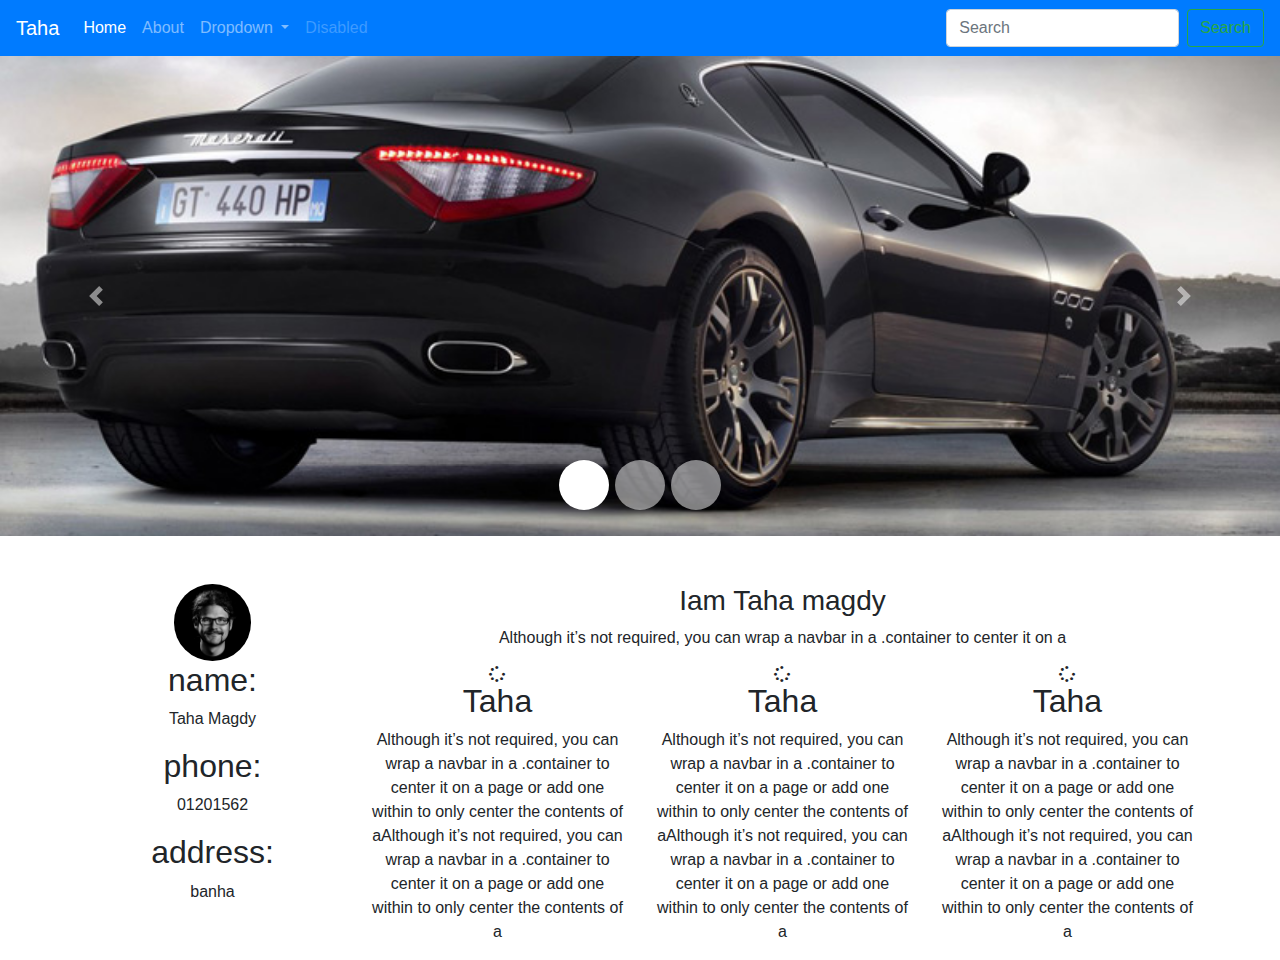
<file: boot1/index.html>
<html>
    <head>
        <link rel="stylesheet" href="css/bootstrap.min.css">
         <link rel="stylesheet" href="css/fontawesome-all.min.css">
        <link rel="stylesheet"href="index_style.css">
        <script src="js/jquery-3.3.1.min.js"></script>
        <script src="js/popper.min.js"></script>
        <script src="js/bootstrap.min.js"></script>
    </head>
    <body>
        <nav class="navbar navbar-expand-lg navbar-dark bg-primary">
  <a class="navbar-brand" href="#">Taha</a>
  <button class="navbar-toggler" type="button" data-toggle="collapse" data-target="#navbarSupportedContent" aria-controls="navbarSupportedContent" aria-expanded="false" aria-label="Toggle navigation">
    <span class="navbar-toggler-icon"></span>
  </button>

  <div class="collapse navbar-collapse" id="navbarSupportedContent">
    <ul class="navbar-nav mr-auto">
      <li class="nav-item active">
        <a class="nav-link" href="#">Home <span class="sr-only">(current)</span></a>
      </li>
      <li class="nav-item">
        <a class="nav-link" href="#">About</a>
      </li>
      <li class="nav-item dropdown">
        <a class="nav-link dropdown-toggle" href="#" id="navbarDropdown" role="button" data-toggle="dropdown" aria-haspopup="true" aria-expanded="false">
          Dropdown
        </a>
        <div class="dropdown-menu" aria-labelledby="navbarDropdown">
          <a class="dropdown-item" href="#">Action</a>
          <a class="dropdown-item" href="#">Another action</a>
          <div class="dropdown-divider"></div>
          <a class="dropdown-item" href="#">Something else here</a>
        </div>
      </li>
      <li class="nav-item">
        <a class="nav-link disabled" href="#">Disabled</a>
      </li>
    </ul>
    <form class="form-inline my-2 my-lg-0">
      <input class="form-control mr-sm-2" type="search" placeholder="Search" aria-label="Search">
      <button class="btn btn-outline-success my-2 my-sm-0" type="submit">Search</button>
    </form>
  </div>
</nav>
        <section>
    <div id="carouselExampleIndicators" class="carousel slide" data-ride="carousel">
  <ol class="carousel-indicators">
    <li data-target="#carouselExampleIndicators" data-slide-to="0" class="active"></li>
    <li data-target="#carouselExampleIndicators" data-slide-to="1"></li>
    <li data-target="#carouselExampleIndicators" data-slide-to="2"></li>
  </ol>
  <div class="carousel-inner">
    <div class="carousel-item active">
      <img class="d-block w-100" src="images/1.jpg" alt="First slide">
    </div>
    <div class="carousel-item">
      <img class="d-block w-100" src="images/2.jpg" alt="Second slide">
    </div>
    <div class="carousel-item">
      <img class="d-block w-100" src="images/3.jpg" alt="Third slide">
    </div>
  </div>
  <a class="carousel-control-prev" href="#carouselExampleIndicators" role="button" data-slide="prev">
    <span class="carousel-control-prev-icon" aria-hidden="true"></span>
    <span class="sr-only">Previous</span>
  </a>
  <a class="carousel-control-next" href="#carouselExampleIndicators" role="button" data-slide="next">
    <span class="carousel-control-next-icon" aria-hidden="true"></span>
    <span class="sr-only">Next</span>
  </a>
</div>
    </section>
        <section class="protofilio ">
            <div class="container text-center pt-5">
                <div class="row">
                    <div class="col-md-3">
                        <img src="images/two.png" class=" rounded-circle">
                        <h2>name:</h2>
                        <p>Taha Magdy</p>
                        <h2>phone:</h2>
                        <p>01201562</p>
                        <h2>address:</h2>
                        <p>banha</p>
                    
                    </div>
                
                
                
                        <div class="col-md-9">
                            <h3>Iam Taha magdy</h3>
                            <p>Although it’s not required, you can wrap a navbar in a .container to center it on a</p>
                <div >
                    <div class="row">
                        <div class="col-md-4">
                            
                            <i class="fas fa-spinner fa-spin"></i>
                            <h2>Taha</h2>
                            <p>Although it’s not required, you can wrap a navbar in a .container to center it on a page or add one within to only center the contents of aAlthough it’s not required, you can wrap a navbar in a .container to center it on a page or add one within to only center the contents of a</p>
                        </div>
                        <div class="col-md-4">
                           <i class="fas fa-spinner fa-spin"></i>
                            <h2>Taha</h2>
                            <p>Although it’s not required, you can wrap a navbar in a .container to center it on a page or add one within to only center the contents of aAlthough it’s not required, you can wrap a navbar in a .container to center it on a page or add one within to only center the contents of a</p>
                        </div>
                        <div class="col-md-4">
                            <i class="fas fa-spinner fa-spin"></i>
                            <h2>Taha</h2>
                            <p>Although it’s not required, you can wrap a navbar in a .container to center it on a page or add one within to only center the contents of aAlthough it’s not required, you can wrap a navbar in a .container to center it on a page or add one within to only center the contents of a</p>
                        </div>
                            
                        
                    </div>
                
                
                </div>
            
            </div>
                      </div>
            
            </div>
        
        
        </section>
    </body>

</html>
</file>
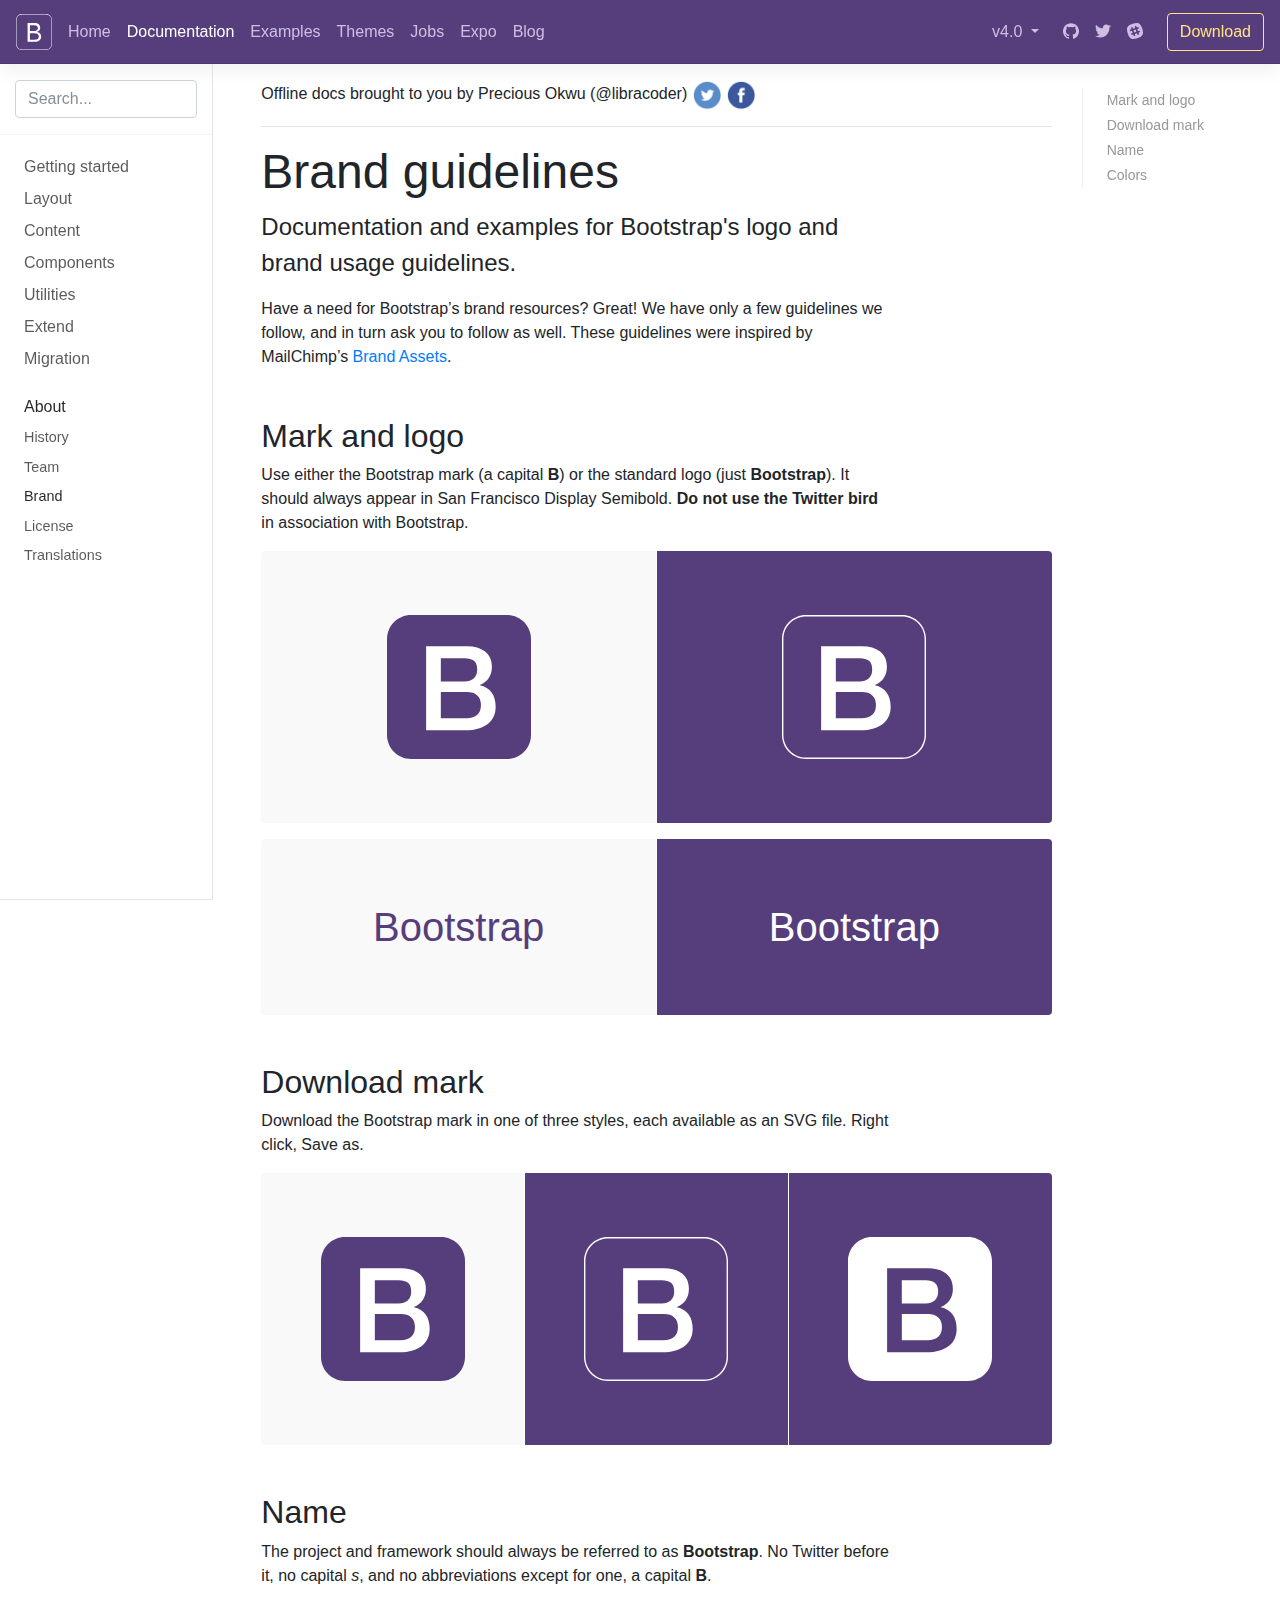
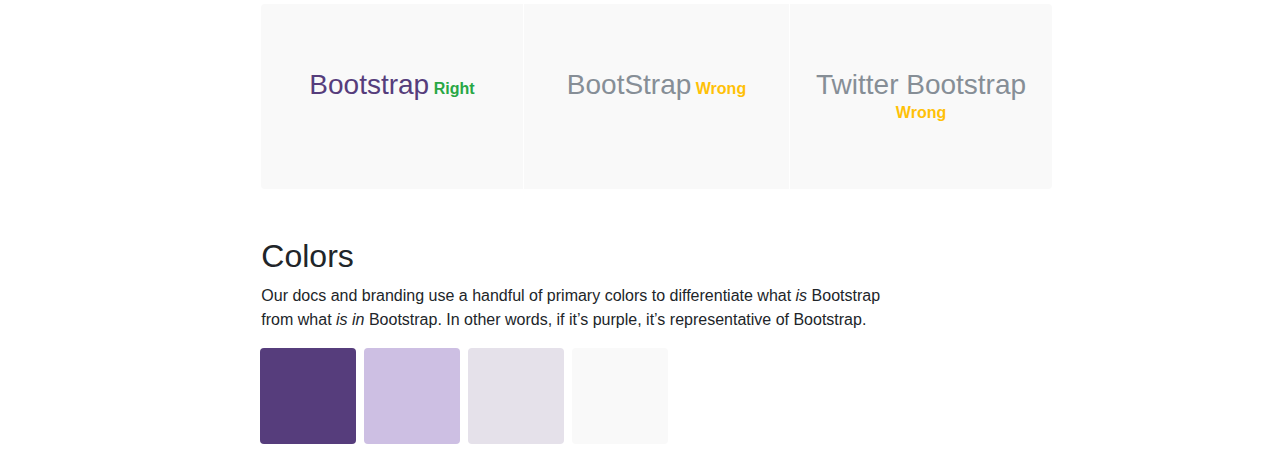
<file: route/bootstrap4-offline-docs-master/docs/4.0/about/brand/index.html>
<!doctype html>
<html lang="en">
  <head>
    <meta charset="utf-8">
<meta name="viewport" content="width=device-width, initial-scale=1, shrink-to-fit=no">
<meta name="generator" content="Jekyll v3.6.0">

<title>Brand guidelines &middot; Bootstrap</title>

<!-- Bootstrap core CSS -->

  <link href="../../../../dist/css/bootstrap.min.css" rel="stylesheet">


<!-- Documentation extras -->



<link href="../../../../assets/css/docsearch.min.css" rel="stylesheet"><link href="../../../../assets/css/docs.min.css" rel="stylesheet">

<!-- Favicons -->
<link rel="apple-touch-icon" href="../../../../assets/img/favicons/apple-touch-icon.png" sizes="180x180">
<link rel="icon" href="../../../../assets/img/favicons/favicon-32x32.png" sizes="32x32" type="image/png">
<link rel="icon" href="../../../../assets/img/favicons/favicon-16x16.png" sizes="16x16" type="image/png">
<link rel="manifest" href="../../../../assets/img/favicons/manifest.json">
<link rel="mask-icon" href="../../../../assets/img/favicons/safari-pinned-tab.svg" color="#563d7c">
<link rel="icon" href="../../../../favicon.ico">
<meta name="msapplication-config" content="/assets/img/favicons/browserconfig.xml">
<meta name="theme-color" content="#563d7c">


<!-- Meta -->
<meta name="description" content="The most popular HTML, CSS, and JS library in the world.">
<meta name="author" content="Mark Otto, Jacob Thornton, and Bootstrap contributors">

<!-- Twitter -->
<meta name="twitter:site" content="@getbootstrap">
<meta name="twitter:creator" content="@getbootstrap">


  <meta name="twitter:card" content="summary">
  <meta name="twitter:title" content="Brand guidelines">
  <meta name="twitter:description" content="Documentation and examples for Bootstrap's logo and brand usage guidelines.">
  <meta name="twitter:image" content="https://getbootstrap.com/assets/brand/bootstrap-social-logo.png">


<!-- Facebook -->

  <meta property="og:url" content="https://getbootstrap.com/docs/4.0/about/brand/">
  <meta property="og:title" content="Brand guidelines">
  <meta property="og:description" content="Documentation and examples for Bootstrap's logo and brand usage guidelines.">
  <meta property="og:type" content="website">

<meta property="og:image" content="http://getbootstrap.com/assets/brand/bootstrap-social.png">
<meta property="og:image:secure_url" content="https://getbootstrap.com/assets/brand/bootstrap-social.png">
<meta property="og:image:type" content="image/png">
<meta property="og:image:width" content="1200">
<meta property="og:image:height" content="630">


<script>
  (function(i,s,o,g,r,a,m){i['GoogleAnalyticsObject']=r;i[r]=i[r]||function(){
  (i[r].q=i[r].q||[]).push(arguments)},i[r].l=1*new Date();a=s.createElement(o),
  m=s.getElementsByTagName(o)[0];a.async=1;a.src=g;m.parentNode.insertBefore(a,m)
  })(window,document,'script','','ga');
  ga('create', 'UA-146052-10', 'getbootstrap.com');
  ga('send', 'pageview');
</script>

  </head>
  <body>
    <a id="skippy" class="sr-only sr-only-focusable" href="index.html#content">
      <div class="container">
        <span class="skiplink-text">Skip to main content</span>
      </div>
    </a>

    <header class="navbar navbar-expand navbar-dark flex-column flex-md-row bd-navbar">
  <a class="navbar-brand mr-0 mr-md-2" href="../../../../index.html" aria-label="Bootstrap">
    <svg class="d-block" width="36" height="36" viewbox="0 0 612 612" xmlns="http://www.w3.org/2000/svg" focusable="false"><title>Bootstrap</title><path fill="currentColor" d="M510 8a94.3 94.3 0 0 1 94 94v408a94.3 94.3 0 0 1-94 94H102a94.3 94.3 0 0 1-94-94V102a94.3 94.3 0 0 1 94-94h408m0-8H102C45.9 0 0 45.9 0 102v408c0 56.1 45.9 102 102 102h408c56.1 0 102-45.9 102-102V102C612 45.9 566.1 0 510 0z"/><path fill="currentColor" d="M196.77 471.5V154.43h124.15c54.27 0 91 31.64 91 79.1 0 33-24.17 63.72-54.71 69.21v1.76c43.07 5.49 70.75 35.82 70.75 78 0 55.81-40 89-107.45 89zm39.55-180.4h63.28c46.8 0 72.29-18.68 72.29-53 0-31.42-21.53-48.78-60-48.78h-75.57zm78.22 145.46c47.68 0 72.73-19.34 72.73-56s-25.93-55.37-76.46-55.37h-74.49v111.4z"/></svg>

  </a>

  <div class="navbar-nav-scroll">
    <ul class="navbar-nav bd-navbar-nav flex-row">
      <li class="nav-item">
        <a class="nav-link " href="../../../../index.html" onclick="ga('send', 'event', 'Navbar', 'Community links', 'Bootstrap');">Home</a>
      </li>
      <li class="nav-item">
        <a class="nav-link active" href="../../getting-started/introduction/index.html" onclick="ga('send', 'event', 'Navbar', 'Community links', 'Docs');">Documentation</a>
      </li>
      <li class="nav-item">
        <a class="nav-link " href="../../examples/index.html" onclick="ga('send', 'event', 'Navbar', 'Community links', 'Examples');">Examples</a>
      </li>
      <li class="nav-item">
        <a class="nav-link" href="https://themes.getbootstrap.com" onclick="ga('send', 'event', 'Navbar', 'Community links', 'Themes');" target="_blank" rel="noopener">Themes</a>
      </li>
      <li class="nav-item">
        <a class="nav-link" href="https://jobs.getbootstrap.com" onclick="ga('send', 'event', 'Navbar', 'Community links', 'Jobs');" target="_blank" rel="noopener">Jobs</a>
      </li>
      <li class="nav-item">
        <a class="nav-link" href="https://expo.getbootstrap.com" onclick="ga('send', 'event', 'Navbar', 'Community links', 'Expo');" target="_blank" rel="noopener">Expo</a>
      </li>
      <li class="nav-item">
        <a class="nav-link" href="https://blog.getbootstrap.com" onclick="ga('send', 'event', 'Navbar', 'Community links', 'Blog');" target="_blank" rel="noopener">Blog</a>
      </li>
    </ul>
  </div>

  <ul class="navbar-nav flex-row ml-md-auto d-none d-md-flex">
    <li class="nav-item dropdown">
      <a class="nav-item nav-link dropdown-toggle mr-md-2" href="index.html#" id="bd-versions" data-toggle="dropdown" aria-haspopup="true" aria-expanded="false">
        v4.0
      </a>
      <div class="dropdown-menu dropdown-menu-right" aria-labelledby="bd-versions">
        <a class="dropdown-item active" href="../../index.html">Latest (4.x)</a>
        <a class="dropdown-item" href="https://v4-alpha.getbootstrap.com/">v4 Alpha 6</a>
        <a class="dropdown-item" href="https://getbootstrap.com/docs/3.3/">v3.3.7</a>
        <a class="dropdown-item" href="../../../../2.3.2/index.html">v2.3.2</a>
      </div>
    </li>

    <li class="nav-item">
      <a class="nav-link p-2" href="https://github.com/twbs/bootstrap" target="_blank" rel="noopener" aria-label="GitHub">
        <svg class="navbar-nav-svg" xmlns="http://www.w3.org/2000/svg" viewbox="0 0 512 499.36" focusable="false"><title>GitHub</title><path d="M256 0C114.64 0 0 114.61 0 256c0 113.09 73.34 209 175.08 242.9 12.8 2.35 17.47-5.56 17.47-12.34 0-6.08-.22-22.18-.35-43.54-71.2 15.49-86.2-34.34-86.2-34.34-11.64-29.57-28.42-37.45-28.42-37.45-23.27-15.84 1.73-15.55 1.73-15.55 25.69 1.81 39.21 26.38 39.21 26.38 22.84 39.12 59.92 27.82 74.5 21.27 2.33-16.54 8.94-27.82 16.25-34.22-56.84-6.43-116.6-28.43-116.6-126.49 0-27.95 10-50.8 26.35-68.69-2.63-6.48-11.42-32.5 2.51-67.75 0 0 21.49-6.88 70.4 26.24a242.65 242.65 0 0 1 128.18 0c48.87-33.13 70.33-26.24 70.33-26.24 14 35.25 5.18 61.27 2.55 67.75 16.41 17.9 26.31 40.75 26.31 68.69 0 98.35-59.85 120-116.88 126.32 9.19 7.9 17.38 23.53 17.38 47.41 0 34.22-.31 61.83-.31 70.23 0 6.85 4.61 14.81 17.6 12.31C438.72 464.97 512 369.08 512 256.02 512 114.62 397.37 0 256 0z" fill="currentColor" fill-rule="evenodd"/></svg>

      </a>
    </li>
    <li class="nav-item">
      <a class="nav-link p-2" href="https://twitter.com/getbootstrap" target="_blank" rel="noopener" aria-label="Twitter">
        <svg class="navbar-nav-svg" xmlns="http://www.w3.org/2000/svg" viewbox="0 0 512 416.32" focusable="false"><title>Twitter</title><path d="M160.83 416.32c193.2 0 298.92-160.22 298.92-298.92 0-4.51 0-9-.2-13.52A214 214 0 0 0 512 49.38a212.93 212.93 0 0 1-60.44 16.6 105.7 105.7 0 0 0 46.3-58.19 209 209 0 0 1-66.79 25.37 105.09 105.09 0 0 0-181.73 71.91 116.12 116.12 0 0 0 2.66 24c-87.28-4.3-164.73-46.3-216.56-109.82A105.48 105.48 0 0 0 68 159.6a106.27 106.27 0 0 1-47.53-13.11v1.43a105.28 105.28 0 0 0 84.21 103.06 105.67 105.67 0 0 1-47.33 1.84 105.06 105.06 0 0 0 98.14 72.94A210.72 210.72 0 0 1 25 370.84a202.17 202.17 0 0 1-25-1.43 298.85 298.85 0 0 0 160.83 46.92" fill="currentColor"/></svg>

      </a>
    </li>
    <li class="nav-item">
      <a class="nav-link p-2" href="https://bootstrap-slack.herokuapp.com" target="_blank" rel="noopener" aria-label="Slack">
        <svg class="navbar-nav-svg" xmlns="http://www.w3.org/2000/svg" viewbox="0 0 512 512" focusable="false"><title>Slack</title><path fill="currentColor" d="M210.787 234.832l68.31-22.883 22.1 65.977-68.309 22.882z"/><path d="M490.54 185.6C437.7 9.59 361.6-31.34 185.6 21.46S-31.3 150.4 21.46 326.4 150.4 543.3 326.4 490.54 543.34 361.6 490.54 185.6zM401.7 299.8l-33.15 11.05 11.46 34.38c4.5 13.92-2.87 29.06-16.78 33.56-2.87.82-6.14 1.64-9 1.23a27.32 27.32 0 0 1-24.56-18l-11.46-34.38-68.36 22.92 11.46 34.38c4.5 13.92-2.87 29.06-16.78 33.56-2.87.82-6.14 1.64-9 1.23a27.32 27.32 0 0 1-24.56-18l-11.46-34.43-33.15 11.05c-2.87.82-6.14 1.64-9 1.23a27.32 27.32 0 0 1-24.56-18c-4.5-13.92 2.87-29.06 16.78-33.56l33.12-11.03-22.1-65.9-33.15 11.05c-2.87.82-6.14 1.64-9 1.23a27.32 27.32 0 0 1-24.56-18c-4.48-13.93 2.89-29.07 16.81-33.58l33.15-11.05-11.46-34.38c-4.5-13.92 2.87-29.06 16.78-33.56s29.06 2.87 33.56 16.78l11.46 34.38 68.36-22.92-11.46-34.38c-4.5-13.92 2.87-29.06 16.78-33.56s29.06 2.87 33.56 16.78l11.47 34.42 33.15-11.05c13.92-4.5 29.06 2.87 33.56 16.78s-2.87 29.06-16.78 33.56L329.7 194.6l22.1 65.9 33.15-11.05c13.92-4.5 29.06 2.87 33.56 16.78s-2.88 29.07-16.81 33.57z" fill="currentColor"/></svg>

      </a>
    </li>
  </ul>

  <a class="btn btn-bd-yellow d-none d-lg-inline-block mb-3 mb-md-0 ml-md-3" href="https://github.com/twbs/bootstrap/archive/v4.0.0-beta.2.zip">Download</a>
</header>


    <div class="container-fluid">
      <div class="row flex-xl-nowrap">
        <div class="col-12 col-md-3 col-xl-2 bd-sidebar">
          <form class="bd-search d-flex align-items-center">
  <input type="search" class="form-control" id="search-input" placeholder="Search..." aria-label="Search for..." autocomplete="off">
  <button class="btn btn-link bd-search-docs-toggle d-md-none p-0 ml-3" type="button" data-toggle="collapse" data-target="#bd-docs-nav" aria-controls="bd-docs-nav" aria-expanded="false" aria-label="Toggle docs navigation">
    <svg xmlns="http://www.w3.org/2000/svg" viewbox="0 0 30 30" width="30" height="30" focusable="false"><title>Menu</title><path stroke="currentColor" stroke-width="2" stroke-linecap="round" stroke-miterlimit="10" d="M4 7h22M4 15h22M4 23h22"/></svg>

  </button>
</form>

<nav class="collapse bd-links" id="bd-docs-nav"><div class="bd-toc-item">
      <a class="bd-toc-link" href="../../getting-started/introduction/index.html">
        Getting started
      </a>

      <ul class="nav bd-sidenav"><li>
            <a href="../../getting-started/introduction/index.html">
              Introduction
            </a>

            
          </li><li>
            <a href="../../getting-started/download.2">
              Download
            </a>

            
          </li><li>
            <a href="../../getting-started/contents/index.html">
              Contents
            </a>

            
          </li><li>
            <a href="../../getting-started/browsers-devices/index.html">
              Browsers & devices
            </a>

            
          </li><li>
            <a href="../../getting-started/javascript/index.html">
              JavaScript
            </a>

            
          </li><li>
            <a href="../../getting-started/theming/index.html">
              Theming
            </a>

            
          </li><li>
            <a href="../../getting-started/build-tools/index.html">
              Build tools
            </a>

            
          </li><li>
            <a href="../../getting-started/webpack/index.html">
              Webpack
            </a>

            
          </li><li>
            <a href="../../getting-started/accessibility/index.html">
              Accessibility
            </a>

            
          </li></ul>
    </div><div class="bd-toc-item">
      <a class="bd-toc-link" href="../../layout/overview/index.html">
        Layout
      </a>

      <ul class="nav bd-sidenav"><li>
            <a href="../../layout/overview/index.html">
              Overview
            </a>

            
          </li><li>
            <a href="../../layout/grid/index.html">
              Grid
            </a>

            
          </li><li>
            <a href="../../layout/media-object/index.html">
              Media object
            </a>

            
          </li><li>
            <a href="../../layout/utilities-for-layout/index.html">
              Utilities for layout
            </a>

            
          </li></ul>
    </div><div class="bd-toc-item">
      <a class="bd-toc-link" href="../../content/reboot/index.html">
        Content
      </a>

      <ul class="nav bd-sidenav"><li>
            <a href="../../content/reboot/index.html">
              Reboot
            </a>

            
          </li><li>
            <a href="../../content/typography/index.html">
              Typography
            </a>

            
          </li><li>
            <a href="../../content/code/index.html">
              Code
            </a>

            
          </li><li>
            <a href="../../content/images/index.html">
              Images
            </a>

            
          </li><li>
            <a href="../../content/tables/index.html">
              Tables
            </a>

            
          </li><li>
            <a href="../../content/figures/index.html">
              Figures
            </a>

            
          </li></ul>
    </div><div class="bd-toc-item">
      <a class="bd-toc-link" href="../../components/alerts/index.html">
        Components
      </a>

      <ul class="nav bd-sidenav"><li>
            <a href="../../components/alerts/index.html">
              Alerts
            </a>

            
          </li><li>
            <a href="../../components/badge/index.html">
              Badge
            </a>

            
          </li><li>
            <a href="../../components/breadcrumb/index.html">
              Breadcrumb
            </a>

            
          </li><li>
            <a href="../../components/buttons/index.html">
              Buttons
            </a>

            
          </li><li>
            <a href="../../components/button-group/index.html">
              Button group
            </a>

            
          </li><li>
            <a href="../../components/card/index.html">
              Card
            </a>

            
          </li><li>
            <a href="../../components/carousel/index.html">
              Carousel
            </a>

            
          </li><li>
            <a href="../../components/collapse/index.html">
              Collapse
            </a>

            
          </li><li>
            <a href="../../components/dropdowns/index.html">
              Dropdowns
            </a>

            
          </li><li>
            <a href="../../components/forms/index.html">
              Forms
            </a>

            
          </li><li>
            <a href="../../components/input-group/index.html">
              Input group
            </a>

            
          </li><li>
            <a href="../../components/jumbotron/index.html">
              Jumbotron
            </a>

            
          </li><li>
            <a href="../../components/list-group/index.html">
              List group
            </a>

            
          </li><li>
            <a href="../../components/modal/index.html">
              Modal
            </a>

            
          </li><li>
            <a href="../../components/navs/index.html">
              Navs
            </a>

            
          </li><li>
            <a href="../../components/navbar/index.html">
              Navbar
            </a>

            
          </li><li>
            <a href="../../components/pagination/index.html">
              Pagination
            </a>

            
          </li><li>
            <a href="../../components/popovers/index.html">
              Popovers
            </a>

            
          </li><li>
            <a href="../../components/progress/index.html">
              Progress
            </a>

            
          </li><li>
            <a href="../../components/scrollspy/index.html">
              Scrollspy
            </a>

            
          </li><li>
            <a href="../../components/tooltips/index.html">
              Tooltips
            </a>

            
          </li></ul>
    </div><div class="bd-toc-item">
      <a class="bd-toc-link" href="../../utilities/borders/index.html">
        Utilities
      </a>

      <ul class="nav bd-sidenav"><li>
            <a href="../../utilities/borders/index.html">
              Borders
            </a>

            
          </li><li>
            <a href="../../utilities/clearfix/index.html">
              Clearfix
            </a>

            
          </li><li>
            <a href="../../utilities/close-icon/index.html">
              Close icon
            </a>

            
          </li><li>
            <a href="../../utilities/colors/index.html">
              Colors
            </a>

            
          </li><li>
            <a href="../../utilities/display/index.html">
              Display
            </a>

            
          </li><li>
            <a href="../../utilities/embed/index.html">
              Embed
            </a>

            
          </li><li>
            <a href="../../utilities/flex/index.html">
              Flex
            </a>

            
          </li><li>
            <a href="../../utilities/float.2">
              Float
            </a>

            
          </li><li>
            <a href="../../utilities/image-replacement/index.html">
              Image replacement
            </a>

            
          </li><li>
            <a href="../../utilities/position/index.html">
              Position
            </a>

            
          </li><li>
            <a href="../../utilities/screenreaders/index.html">
              Screenreaders
            </a>

            
          </li><li>
            <a href="../../utilities/sizing/index.html">
              Sizing
            </a>

            
          </li><li>
            <a href="../../utilities/spacing/index.html">
              Spacing
            </a>

            
          </li><li>
            <a href="../../utilities/text/index.html">
              Text
            </a>

            
          </li><li>
            <a href="../../utilities/vertical-align/index.html">
              Vertical align
            </a>

            
          </li><li>
            <a href="../../utilities/visibility/index.html">
              Visibility
            </a>

            
          </li></ul>
    </div><div class="bd-toc-item">
      <a class="bd-toc-link" href="../../extend/icons/index.html">
        Extend
      </a>

      <ul class="nav bd-sidenav"><li>
            <a href="../../extend/icons/index.html">
              Icons
            </a>

            
          </li></ul>
    </div><div class="bd-toc-item">
      <a class="bd-toc-link" href="../../migration/index.html">
        Migration
      </a>

      <ul class="nav bd-sidenav"></ul>
    </div><div class="bd-toc-item active">
      <a class="bd-toc-link" href="../history/index.html">
        About
      </a>

      <ul class="nav bd-sidenav"><li>
            <a href="../history/index.html">
              History
            </a>

            
          </li><li>
            <a href="../team/index.html">
              Team
            </a>

            
          </li><li class="active bd-sidenav-active">
            <a href="index.html">
              Brand
            </a>

            
          </li><li>
            <a href="../license/index.html">
              License
            </a>

            
          </li><li>
            <a href="../translations/index.html">
              Translations
            </a>

            
          </li></ul>
    </div></nav>

        </div>

        
          <div class="d-none d-xl-block col-xl-2 bd-toc">
            <ul class="section-nav">
<li class="toc-entry toc-h2"><a href="index.html#mark-and-logo">Mark and logo</a></li>
<li class="toc-entry toc-h2"><a href="index.html#download-mark">Download mark</a></li>
<li class="toc-entry toc-h2"><a href="index.html#name">Name</a></li>
<li class="toc-entry toc-h2"><a href="index.html#colors">Colors</a></li>
</ul>
          </div>
        

        <main class="col-12 col-md-9 col-xl-8 py-md-3 pl-md-5 bd-content" role="main">            <h6>Offline docs brought to you by Precious Okwu (@libracoder) <span> <a href="https://twitter.com/libracoder"><img height="30px" src="../../../../assets/img/twitter.png" alt=""></a>  <a href="https://facebook.com/libracoder"><img height="30px" src="../../../../assets/img/fb.png" alt=""></a></span></h6>            <hr>
          <h1 class="bd-title" id="content">Brand guidelines</h1>
          <p class="bd-lead">Documentation and examples for Bootstrap's logo and brand usage guidelines.</p>


          <p>Have a need for Bootstrap’s brand resources? Great! We have only a few guidelines we follow, and in turn ask you to follow as well. These guidelines were inspired by MailChimp’s <a href="https://mailchimp.com/about/brand-assets/">Brand Assets</a>.</p>

<h2 id="mark-and-logo">Mark and logo</h2>

<p>Use either the Bootstrap mark (a capital <strong>B</strong>) or the standard logo (just <strong>Bootstrap</strong>). It should always appear in San Francisco Display Semibold. <strong>Do not use the Twitter bird</strong> in association with Bootstrap.</p>

<div class="bd-brand-logos">
  <div class="bd-brand-item">
    <img class="svg" src="../../../../assets/brand/bootstrap-solid.svg" alt="Bootstrap" width="144" height="144" />
  </div>
  <div class="bd-brand-item inverse">
    <img class="svg" src="../../../../assets/brand/bootstrap-outline.svg" alt="Bootstrap" width="144" height="144" />
  </div>
</div>
<div class="bd-brand-logos">
  <div class="bd-brand-item">
    <span class="h1">Bootstrap</span>
  </div>
  <div class="bd-brand-item inverse">
    <span class="h1">Bootstrap</span>
  </div>
</div>

<h2 id="download-mark">Download mark</h2>

<p>Download the Bootstrap mark in one of three styles, each available as an SVG file. Right click, Save as.</p>

<div class="bd-brand-logos">
  <div class="bd-brand-item">
    <img class="svg" src="../../../../assets/brand/bootstrap-solid.svg" alt="Bootstrap" width="144" height="144" />
  </div>
  <div class="bd-brand-item inverse">
    <img class="svg" src="../../../../assets/brand/bootstrap-outline.svg" alt="Bootstrap" width="144" height="144" />
  </div>
  <div class="bd-brand-item inverse">
    <img class="svg" src="../../../../assets/brand/bootstrap-punchout.svg" alt="Bootstrap" width="144" height="144" />
  </div>
</div>

<h2 id="name">Name</h2>

<p>The project and framework should always be referred to as <strong>Bootstrap</strong>. No Twitter before it, no capital <em>s</em>, and no abbreviations except for one, a capital <strong>B</strong>.</p>

<div class="bd-brand-logos">
  <div class="bd-brand-item">
    <span class="h3">Bootstrap</span>
    <strong class="text-success">Right</strong>
  </div>
  <div class="bd-brand-item">
    <span class="h3 text-muted">BootStrap</span>
    <strong class="text-warning">Wrong</strong>
  </div>
  <div class="bd-brand-item">
    <span class="h3 text-muted">Twitter Bootstrap</span>
    <strong class="text-warning">Wrong</strong>
  </div>
</div>

<h2 id="colors">Colors</h2>

<p>Our docs and branding use a handful of primary colors to differentiate what <em>is</em> Bootstrap from what <em>is in</em> Bootstrap. In other words, if it’s purple, it’s representative of Bootstrap.</p>

<div class="bd-brand">
  <div class="color-swatches">
    <div class="color-swatch bd-purple"></div>
    <div class="color-swatch bd-purple-light"></div>
    <div class="color-swatch bd-purple-lighter"></div>
    <div class="color-swatch bd-gray"></div>
  </div>
</div>

        </main>
      </div>
    </div>

    <script src="../../../../assets/js/vendor/jquery-slim.min.js"></script>
<script src="../../../../assets/js/vendor/jquery-slim.min.js"></script>

<script src="../../../../assets/js/vendor/popper.min.js"></script>


  <script src="../../../../dist/js/bootstrap.min.js"></script>



  <script src="../../../../assets/js/docs.min.js"></script>


<script src="../../../../assets/js/ie-emulation-modes-warning.js"></script><script src="../../../../assets/js/vendor/docsearch.min.js"></script>



<script>
  docsearch({
    apiKey: '48cb48b22351bc71ea5f12f4d1ede198',
    indexName: 'bootstrap-v4',
    inputSelector: '#search-input',
    handleSelected: function (input, event, suggestion) {
      var url = suggestion.url;
      url = suggestion.isLvl1 ? url.split('#')[0]: url;
      // If it's a title we remove the anchor so it does not jump.
      window.location.href = url;
    },
    transformData: function (hits) {
      return hits.map(function (hit) {
        hit.url = hit.url.replace('http://localhost/b4', '/docs/4.0');
        return hit;
      });
    },
    debug: false // Set debug to true if you want to inspect the dropdown
  });
</script>


<script>
  Holder.addTheme('gray', {
    bg: '#777',
    fg: 'rgba(255,255,255,.75)',
    font: 'Helvetica',
    fontweight: 'normal'
  });
</script>

  </body>
</html>
</file>
<file: boot1/index_style.css>
.carousel-indicators li
{
    width: 50px ;
    height: 50px;
    border-radius: 50%;
    
}
.section
{
    width: 40%;
    margin: auto
}
.protofilio
{
   
    
}
.protofilio img
{
    width: 30%
}
</file>
<file: route/bootstrap4-offline-docs-master/assets/css/docsearch.min.css>
.searchbox{display:inline-block;position:relative;width:200px;height:32px!important;white-space:nowrap;box-sizing:border-box;visibility:visible!important}.searchbox .algolia-autocomplete{display:block;width:100%;height:100%}.searchbox__wrapper{width:100%;height:100%;z-index:1;position:relative}.searchbox__input{display:inline-block;box-sizing:border-box;-webkit-transition:box-shadow .4s ease,background .4s ease;transition:box-shadow .4s ease,background .4s ease;border:0;border-radius:16px;box-shadow:inset 0 0 0 1px #ccc;background:#fff!important;padding:0;padding-right:26px;padding-left:32px;width:100%;height:100%;vertical-align:middle;white-space:normal;font-size:12px;-webkit-appearance:none;-moz-appearance:none;appearance:none}.searchbox__input::-webkit-search-cancel-button,.searchbox__input::-webkit-search-decoration,.searchbox__input::-webkit-search-results-button,.searchbox__input::-webkit-search-results-decoration{display:none}.searchbox__input:hover{box-shadow:inset 0 0 0 1px #b3b3b3}.searchbox__input:active,.searchbox__input:focus{outline:0;box-shadow:inset 0 0 0 1px #aaa;background:#fff}.searchbox__input::-webkit-input-placeholder{color:#aaa}.searchbox__input::-moz-placeholder{color:#aaa}.searchbox__input:-ms-input-placeholder{color:#aaa}.searchbox__input::placeholder{color:#aaa}.searchbox__submit{position:absolute;top:0;margin:0;border:0;border-radius:16px 0 0 16px;background-color:rgba(69,142,225,0);padding:0;width:32px;height:100%;vertical-align:middle;text-align:center;font-size:inherit;-webkit-user-select:none;-moz-user-select:none;-ms-user-select:none;user-select:none;right:inherit;left:0}.searchbox__submit:before{display:inline-block;margin-right:-4px;height:100%;vertical-align:middle;content:""}.searchbox__submit:active,.searchbox__submit:hover{cursor:pointer}.searchbox__submit:focus{outline:0}.searchbox__submit svg{width:14px;height:14px;vertical-align:middle;fill:#6d7e96}.searchbox__reset{display:block;position:absolute;top:8px;right:8px;margin:0;border:0;background:none;cursor:pointer;padding:0;font-size:inherit;-webkit-user-select:none;-moz-user-select:none;-ms-user-select:none;user-select:none;fill:rgba(0,0,0,.5)}.searchbox__reset.hide{display:none}.searchbox__reset:focus{outline:0}.searchbox__reset svg{display:block;margin:4px;width:8px;height:8px}.searchbox__input:valid~.searchbox__reset{display:block;-webkit-animation-name:a;animation-name:a;-webkit-animation-duration:.15s;animation-duration:.15s}@-webkit-keyframes a{0%{-webkit-transform:translate3d(-20%,0,0);transform:translate3d(-20%,0,0);opacity:0}to{-webkit-transform:none;transform:none;opacity:1}}@keyframes a{0%{-webkit-transform:translate3d(-20%,0,0);transform:translate3d(-20%,0,0);opacity:0}to{-webkit-transform:none;transform:none;opacity:1}}.algolia-autocomplete.algolia-autocomplete-right .ds-dropdown-menu{right:0!important;left:inherit!important}.algolia-autocomplete.algolia-autocomplete-right .ds-dropdown-menu:before{right:48px}.algolia-autocomplete.algolia-autocomplete-left .ds-dropdown-menu{left:0!important;right:inherit!important}.algolia-autocomplete.algolia-autocomplete-left .ds-dropdown-menu:before{left:48px}.algolia-autocomplete .ds-dropdown-menu{top:-6px;border-radius:4px;margin:6px 0 0;padding:0;text-align:left;height:auto;position:relative;background:transparent;border:none;z-index:1;max-width:600px;min-width:500px;box-shadow:0 1px 0 0 rgba(0,0,0,.2),0 2px 3px 0 rgba(0,0,0,.1)}.algolia-autocomplete .ds-dropdown-menu:before{display:block;position:absolute;content:"";width:14px;height:14px;background:#fff;z-index:2;top:-7px;border-top:1px solid #d9d9d9;border-right:1px solid #d9d9d9;-webkit-transform:rotate(-45deg);transform:rotate(-45deg);border-radius:2px}.algolia-autocomplete .ds-dropdown-menu .ds-suggestions{position:relative;z-index:2;margin-top:8px}.algolia-autocomplete .ds-dropdown-menu .ds-suggestion{cursor:pointer}.algolia-autocomplete .ds-dropdown-menu .ds-suggestion.ds-cursor .algolia-docsearch-suggestion.suggestion-layout-simple,.algolia-autocomplete .ds-dropdown-menu .ds-suggestion.ds-cursor .algolia-docsearch-suggestion:not(.suggestion-layout-simple) .algolia-docsearch-suggestion--content{background-color:rgba(69,142,225,.05)}.algolia-autocomplete .ds-dropdown-menu [class^=ds-dataset-]{position:relative;border:1px solid #d9d9d9;background:#fff;border-radius:4px;overflow:auto;padding:0 8px 8px}.algolia-autocomplete .ds-dropdown-menu *{box-sizing:border-box}.algolia-autocomplete .algolia-docsearch-suggestion{position:relative;padding:0 8px;background:#fff;color:#02060c;overflow:hidden}.algolia-autocomplete .algolia-docsearch-suggestion--highlight{color:#174d8c;background:rgba(143,187,237,.1);padding:.1em .05em}.algolia-autocomplete .algolia-docsearch-suggestion--category-header .algolia-docsearch-suggestion--category-header-lvl0 .algolia-docsearch-suggestion--highlight,.algolia-autocomplete .algolia-docsearch-suggestion--category-header .algolia-docsearch-suggestion--category-header-lvl1 .algolia-docsearch-suggestion--highlight{color:inherit;background:inherit}.algolia-autocomplete .algolia-docsearch-suggestion--text .algolia-docsearch-suggestion--highlight{padding:0 0 1px;background:inherit;box-shadow:inset 0 -2px 0 0 rgba(69,142,225,.8);color:inherit}.algolia-autocomplete .algolia-docsearch-suggestion--content{display:block;float:right;width:70%;position:relative;padding:5.33333px 0 5.33333px 10.66667px;cursor:pointer}.algolia-autocomplete .algolia-docsearch-suggestion--content:before{content:"";position:absolute;display:block;top:0;height:100%;width:1px;background:#ddd;left:-1px}.algolia-autocomplete .algolia-docsearch-suggestion--category-header{position:relative;border-bottom:1px solid #ddd;display:none;margin-top:8px;padding:4px 0;font-size:1em;color:#33363d}.algolia-autocomplete .algolia-docsearch-suggestion--wrapper{width:100%;float:left;padding:8px 0 0}.algolia-autocomplete .algolia-docsearch-suggestion--subcategory-column{float:left;width:30%;display:none;padding-left:0;text-align:right;position:relative;padding:5.33333px 10.66667px;color:#a4a7ae;font-size:.9em;word-wrap:break-word}.algolia-autocomplete .algolia-docsearch-suggestion--subcategory-column:before{content:"";position:absolute;display:block;top:0;height:100%;width:1px;background:#ddd;right:0}.algolia-autocomplete .algolia-docsearch-suggestion--subcategory-column .algolia-docsearch-suggestion--highlight{background-color:inherit;color:inherit}.algolia-autocomplete .algolia-docsearch-suggestion--subcategory-inline{display:none}.algolia-autocomplete .algolia-docsearch-suggestion--title{margin-bottom:4px;color:#02060c;font-size:.9em;font-weight:700}.algolia-autocomplete .algolia-docsearch-suggestion--text{display:block;line-height:1.2em;font-size:.85em;color:#63676d}.algolia-autocomplete .algolia-docsearch-suggestion--no-results{width:100%;padding:8px 0;text-align:center;font-size:1.2em}.algolia-autocomplete .algolia-docsearch-suggestion--no-results:before{display:none}.algolia-autocomplete .algolia-docsearch-suggestion code{padding:1px 5px;font-size:90%;border:none;color:#222;background-color:#ebebeb;border-radius:3px;font-family:Menlo,Monaco,Consolas,Courier New,monospace}.algolia-autocomplete .algolia-docsearch-suggestion code .algolia-docsearch-suggestion--highlight{background:none}.algolia-autocomplete .algolia-docsearch-suggestion.algolia-docsearch-suggestion__main .algolia-docsearch-suggestion--category-header,.algolia-autocomplete .algolia-docsearch-suggestion.algolia-docsearch-suggestion__secondary .algolia-docsearch-suggestion--subcategory-column{display:block}.algolia-autocomplete .suggestion-layout-simple.algolia-docsearch-suggestion{border-bottom:1px solid #eee;padding:8px;margin:0}.algolia-autocomplete .suggestion-layout-simple .algolia-docsearch-suggestion--content{width:100%;padding:0}.algolia-autocomplete .suggestion-layout-simple .algolia-docsearch-suggestion--content:before{display:none}.algolia-autocomplete .suggestion-layout-simple .algolia-docsearch-suggestion--category-header{margin:0;padding:0;display:block;width:100%;border:none}.algolia-autocomplete .suggestion-layout-simple .algolia-docsearch-suggestion--category-header-lvl0,.algolia-autocomplete .suggestion-layout-simple .algolia-docsearch-suggestion--category-header-lvl1{opacity:.6;font-size:.85em}.algolia-autocomplete .suggestion-layout-simple .algolia-docsearch-suggestion--category-header-lvl1:before{background-image:url('data:image/svg+xml;utf8,<svg width="10" height="10" viewBox="0 0 20 38" xmlns="http://www.w3.org/2000/svg"><path d="M1.49 4.31l14 16.126.002-2.624-14 16.074-1.314 1.51 3.017 2.626 1.313-1.508 14-16.075 1.142-1.313-1.14-1.313-14-16.125L3.2.18.18 2.8l1.31 1.51z" fill-rule="evenodd" fill="%231D3657" /></svg>');content:"";width:10px;height:10px;display:inline-block}.algolia-autocomplete .suggestion-layout-simple .algolia-docsearch-suggestion--wrapper{width:100%;float:left;margin:0;padding:0}.algolia-autocomplete .suggestion-layout-simple .algolia-docsearch-suggestion--duplicate-content,.algolia-autocomplete .suggestion-layout-simple .algolia-docsearch-suggestion--subcategory-column,.algolia-autocomplete .suggestion-layout-simple .algolia-docsearch-suggestion--subcategory-inline{display:none!important}.algolia-autocomplete .suggestion-layout-simple .algolia-docsearch-suggestion--title{margin:0;color:#458ee1;font-size:.9em;font-weight:400}.algolia-autocomplete .suggestion-layout-simple .algolia-docsearch-suggestion--title:before{content:"#";font-weight:700;color:#458ee1;display:inline-block}.algolia-autocomplete .suggestion-layout-simple .algolia-docsearch-suggestion--text{margin:4px 0 0;display:block;line-height:1.4em;padding:5.33333px 8px;background:#f8f8f8;font-size:.85em;opacity:.8}.algolia-autocomplete .suggestion-layout-simple .algolia-docsearch-suggestion--text .algolia-docsearch-suggestion--highlight{color:#3f4145;font-weight:700;box-shadow:none}.algolia-autocomplete .algolia-docsearch-footer{width:110px;height:20px;z-index:3;margin-top:10.66667px;float:right;font-size:0;line-height:0}.algolia-autocomplete .algolia-docsearch-footer--logo{background-image:url("data:image/svg+xml;utf8,<svg viewBox='0 0 130 18' xmlns='http://www.w3.org/2000/svg'><defs><linearGradient x1='-36.868%' y1='134.936%' x2='129.432%' y2='-27.7%' id='a'><stop stop-color='%2300AEFF' offset='0%'/><stop stop-color='%233369E7' offset='100%'/></linearGradient></defs><g fill='none' fill-rule='evenodd'><path d='M59.399.022h13.299a2.372 2.372 0 0 1 2.377 2.364V15.62a2.372 2.372 0 0 1-2.377 2.364H59.399a2.372 2.372 0 0 1-2.377-2.364V2.381A2.368 2.368 0 0 1 59.399.022z' fill='url(%23a)'/><path d='M66.257 4.56c-2.815 0-5.1 2.272-5.1 5.078 0 2.806 2.284 5.072 5.1 5.072 2.815 0 5.1-2.272 5.1-5.078 0-2.806-2.279-5.072-5.1-5.072zm0 8.652c-1.983 0-3.593-1.602-3.593-3.574 0-1.972 1.61-3.574 3.593-3.574 1.983 0 3.593 1.602 3.593 3.574a3.582 3.582 0 0 1-3.593 3.574zm0-6.418v2.664c0 .076.082.131.153.093l2.377-1.226c.055-.027.071-.093.044-.147a2.96 2.96 0 0 0-2.465-1.487c-.055 0-.11.044-.11.104l.001-.001zm-3.33-1.956l-.312-.311a.783.783 0 0 0-1.106 0l-.372.37a.773.773 0 0 0 0 1.101l.307.305c.049.049.121.038.164-.011.181-.245.378-.479.597-.697.225-.223.455-.42.707-.599.055-.033.06-.109.016-.158h-.001zm5.001-.806v-.616a.781.781 0 0 0-.783-.779h-1.824a.78.78 0 0 0-.783.779v.632c0 .071.066.12.137.104a5.736 5.736 0 0 1 1.588-.223c.52 0 1.035.071 1.534.207a.106.106 0 0 0 .131-.104z' fill='%23FFF'/><path d='M102.162 13.762c0 1.455-.372 2.517-1.123 3.193-.75.676-1.895 1.013-3.44 1.013-.564 0-1.736-.109-2.673-.316l.345-1.689c.783.163 1.819.207 2.361.207.86 0 1.473-.174 1.84-.523.367-.349.548-.866.548-1.553v-.349a6.374 6.374 0 0 1-.838.316 4.151 4.151 0 0 1-1.194.158 4.515 4.515 0 0 1-1.616-.278 3.385 3.385 0 0 1-1.254-.817 3.744 3.744 0 0 1-.811-1.351c-.192-.539-.29-1.504-.29-2.212 0-.665.104-1.498.307-2.054a3.925 3.925 0 0 1 .904-1.433 4.124 4.124 0 0 1 1.441-.926 5.31 5.31 0 0 1 1.945-.365c.696 0 1.337.087 1.961.191a15.86 15.86 0 0 1 1.588.332v8.456h-.001zm-5.954-4.206c0 .893.197 1.885.592 2.299.394.414.904.621 1.528.621.34 0 .663-.049.964-.142a2.75 2.75 0 0 0 .734-.332v-5.29a8.531 8.531 0 0 0-1.413-.18c-.778-.022-1.369.294-1.786.801-.411.507-.619 1.395-.619 2.223zm16.12 0c0 .719-.104 1.264-.318 1.858a4.389 4.389 0 0 1-.904 1.52c-.389.42-.854.746-1.402.975-.548.229-1.391.36-1.813.36-.422-.005-1.26-.125-1.802-.36a4.088 4.088 0 0 1-1.397-.975 4.486 4.486 0 0 1-.909-1.52 5.037 5.037 0 0 1-.329-1.858c0-.719.099-1.411.318-1.999.219-.588.526-1.09.92-1.509.394-.42.865-.741 1.402-.97a4.547 4.547 0 0 1 1.786-.338 4.69 4.69 0 0 1 1.791.338c.548.229 1.019.55 1.402.97.389.42.69.921.909 1.509.23.588.345 1.28.345 1.999h.001zm-2.191.005c0-.921-.203-1.689-.597-2.223-.394-.539-.948-.806-1.654-.806-.707 0-1.26.267-1.654.806-.394.539-.586 1.302-.586 2.223 0 .932.197 1.558.592 2.098.394.545.948.812 1.654.812.707 0 1.26-.272 1.654-.812.394-.545.592-1.166.592-2.098h-.001zm6.962 4.707c-3.511.016-3.511-2.822-3.511-3.274L113.583.926l2.142-.338v10.003c0 .256 0 1.88 1.375 1.885v1.792h-.001zm3.774 0h-2.153V5.072l2.153-.338v9.534zm-1.079-10.542c.718 0 1.304-.578 1.304-1.291 0-.714-.581-1.291-1.304-1.291-.723 0-1.304.578-1.304 1.291 0 .714.586 1.291 1.304 1.291zm6.431 1.013c.707 0 1.304.087 1.786.262.482.174.871.42 1.156.73.285.311.488.735.608 1.182.126.447.186.937.186 1.476v5.481a25.24 25.24 0 0 1-1.495.251c-.668.098-1.419.147-2.251.147a6.829 6.829 0 0 1-1.517-.158 3.213 3.213 0 0 1-1.178-.507 2.455 2.455 0 0 1-.761-.904c-.181-.37-.274-.893-.274-1.438 0-.523.104-.855.307-1.215.208-.36.487-.654.838-.883a3.609 3.609 0 0 1 1.227-.49 7.073 7.073 0 0 1 2.202-.103c.263.027.537.076.833.147v-.349c0-.245-.027-.479-.088-.697a1.486 1.486 0 0 0-.307-.583c-.148-.169-.34-.3-.581-.392a2.536 2.536 0 0 0-.915-.163c-.493 0-.942.06-1.353.131-.411.071-.75.153-1.008.245l-.257-1.749c.268-.093.668-.185 1.183-.278a9.335 9.335 0 0 1 1.66-.142l-.001-.001zm.181 7.731c.657 0 1.145-.038 1.484-.104v-2.168a5.097 5.097 0 0 0-1.978-.104c-.241.033-.46.098-.652.191a1.167 1.167 0 0 0-.466.392c-.121.169-.175.267-.175.523 0 .501.175.79.493.981.323.196.75.289 1.293.289h.001zM84.109 4.794c.707 0 1.304.087 1.786.262.482.174.871.42 1.156.73.29.316.487.735.608 1.182.126.447.186.937.186 1.476v5.481a25.24 25.24 0 0 1-1.495.251c-.668.098-1.419.147-2.251.147a6.829 6.829 0 0 1-1.517-.158 3.213 3.213 0 0 1-1.178-.507 2.455 2.455 0 0 1-.761-.904c-.181-.37-.274-.893-.274-1.438 0-.523.104-.855.307-1.215.208-.36.487-.654.838-.883a3.609 3.609 0 0 1 1.227-.49 7.073 7.073 0 0 1 2.202-.103c.257.027.537.076.833.147v-.349c0-.245-.027-.479-.088-.697a1.486 1.486 0 0 0-.307-.583c-.148-.169-.34-.3-.581-.392a2.536 2.536 0 0 0-.915-.163c-.493 0-.942.06-1.353.131-.411.071-.75.153-1.008.245l-.257-1.749c.268-.093.668-.185 1.183-.278a8.89 8.89 0 0 1 1.66-.142l-.001-.001zm.186 7.736c.657 0 1.145-.038 1.484-.104v-2.168a5.097 5.097 0 0 0-1.978-.104c-.241.033-.46.098-.652.191a1.167 1.167 0 0 0-.466.392c-.121.169-.175.267-.175.523 0 .501.175.79.493.981.318.191.75.289 1.293.289h.001zm8.682 1.738c-3.511.016-3.511-2.822-3.511-3.274L89.461.926l2.142-.338v10.003c0 .256 0 1.88 1.375 1.885v1.792h-.001z' fill='%23182359'/><path d='M5.027 11.025c0 .698-.252 1.246-.757 1.644-.505.397-1.201.596-2.089.596-.888 0-1.615-.138-2.181-.414v-1.214c.358.168.739.301 1.141.397.403.097.778.145 1.125.145.508 0 .884-.097 1.125-.29a.945.945 0 0 0 .363-.779.978.978 0 0 0-.333-.747c-.222-.204-.68-.446-1.375-.725-.716-.29-1.221-.621-1.515-.994-.294-.372-.44-.82-.44-1.343 0-.655.233-1.171.698-1.547.466-.376 1.09-.564 1.875-.564.752 0 1.5.165 2.245.494l-.408 1.047c-.698-.294-1.321-.44-1.869-.44-.415 0-.73.09-.945.271a.89.89 0 0 0-.322.717c0 .204.043.379.129.524.086.145.227.282.424.411.197.129.551.299 1.063.51.577.24.999.464 1.268.671.269.208.466.442.591.704.125.261.188.569.188.924l-.001.002zm3.98 2.24c-.924 0-1.646-.269-2.167-.808-.521-.539-.782-1.281-.782-2.226 0-.97.242-1.733.725-2.288.483-.555 1.148-.833 1.993-.833.784 0 1.404.238 1.858.714.455.476.682 1.132.682 1.966v.682H7.357c.018.577.174 1.02.467 1.329.294.31.707.465 1.241.465.351 0 .678-.033.98-.099a5.1 5.1 0 0 0 .975-.33v1.026a3.865 3.865 0 0 1-.935.312 5.723 5.723 0 0 1-1.08.091l.002-.001zm-.231-5.199c-.401 0-.722.127-.964.381s-.386.625-.432 1.112h2.696c-.007-.491-.125-.862-.354-1.115-.229-.252-.544-.379-.945-.379l-.001.001zm7.692 5.092l-.252-.827h-.043c-.286.362-.575.608-.865.739-.29.131-.662.196-1.117.196-.584 0-1.039-.158-1.367-.473-.328-.315-.491-.761-.491-1.337 0-.612.227-1.074.682-1.386.455-.312 1.148-.482 2.079-.51l1.026-.032v-.317c0-.38-.089-.663-.266-.851-.177-.188-.452-.282-.824-.282-.304 0-.596.045-.876.134a6.68 6.68 0 0 0-.806.317l-.408-.902a4.414 4.414 0 0 1 1.058-.384 4.856 4.856 0 0 1 1.085-.132c.756 0 1.326.165 1.711.494.385.329.577.847.577 1.552v4.002h-.902l-.001-.001zm-1.88-.859c.458 0 .826-.128 1.104-.384.278-.256.416-.615.416-1.077v-.516l-.763.032c-.594.021-1.027.121-1.297.298s-.406.448-.406.814c0 .265.079.47.236.615.158.145.394.218.709.218h.001zm7.557-5.189c.254 0 .464.018.628.054l-.124 1.176a2.383 2.383 0 0 0-.559-.064c-.505 0-.914.165-1.227.494-.313.329-.47.757-.47 1.284v3.105h-1.262V7.218h.988l.167 1.047h.064c.197-.354.454-.636.771-.843a1.83 1.83 0 0 1 1.023-.312h.001zm4.125 6.155c-.899 0-1.582-.262-2.049-.787-.467-.525-.701-1.277-.701-2.259 0-.999.244-1.767.733-2.304.489-.537 1.195-.806 2.119-.806.627 0 1.191.116 1.692.349l-.381 1.015c-.534-.208-.974-.312-1.321-.312-1.028 0-1.542.682-1.542 2.046 0 .666.128 1.166.384 1.501.256.335.631.502 1.125.502a3.23 3.23 0 0 0 1.595-.419v1.101a2.53 2.53 0 0 1-.722.285 4.356 4.356 0 0 1-.932.086v.002zm8.277-.107h-1.268V9.506c0-.458-.092-.8-.277-1.026-.184-.226-.477-.338-.878-.338-.53 0-.919.158-1.168.475-.249.317-.373.848-.373 1.593v2.949h-1.262V4.801h1.262v2.122c0 .34-.021.704-.064 1.09h.081a1.76 1.76 0 0 1 .717-.666c.306-.158.663-.236 1.072-.236 1.439 0 2.159.725 2.159 2.175v3.873l-.001-.001zm7.649-6.048c.741 0 1.319.269 1.732.806.414.537.62 1.291.62 2.261 0 .974-.209 1.732-.628 2.275-.419.542-1.001.814-1.746.814-.752 0-1.336-.27-1.751-.811h-.086l-.231.704h-.945V4.801h1.262v1.987l-.021.655-.032.553h.054c.401-.591.992-.886 1.772-.886zm-.328 1.031c-.508 0-.875.149-1.098.448-.224.299-.339.799-.346 1.501v.086c0 .723.115 1.247.344 1.571.229.324.603.486 1.123.486.448 0 .787-.177 1.018-.532.231-.354.346-.867.346-1.536 0-1.35-.462-2.025-1.386-2.025l-.001.001zm3.244-.924h1.375l1.209 3.368c.183.48.304.931.365 1.354h.043c.032-.197.091-.436.177-.717.086-.281.541-1.616 1.364-4.004h1.364l-2.541 6.73c-.462 1.235-1.232 1.853-2.31 1.853-.279 0-.551-.03-.816-.091v-.999c.19.043.406.064.65.064.609 0 1.037-.353 1.284-1.058l.22-.559-2.385-5.941h.001z' fill='%231D3657'/></g></svg>");background-repeat:no-repeat;background-position:50%;background-size:100%;overflow:hidden;text-indent:-9000px;padding:0!important;width:100%;height:100%;display:block}
/*# sourceMappingURL=docsearch.min.css.map */
</file>
<file: route/bootstrap4-offline-docs-master/assets/css/docs.min.css>
.bd-navbar{min-height:4rem;background-color:#563d7c;box-shadow:0 .5rem 1rem rgba(0,0,0,.05),inset 0 -1px 0 rgba(0,0,0,.1)}@media (max-width:991px){.bd-navbar{padding-right:.5rem;padding-left:.5rem}.bd-navbar .navbar-nav-scroll{max-width:100%;height:2.5rem;margin-top:.25rem;overflow:hidden;font-size:.875rem}.bd-navbar .navbar-nav-scroll .navbar-nav{padding-bottom:2rem;overflow-x:auto;white-space:nowrap;-webkit-overflow-scrolling:touch}}@media (min-width:768px){@supports ((position:-webkit-sticky) or (position:sticky)){.bd-navbar{position:-webkit-sticky;position:sticky;top:0;z-index:1071}}}.bd-navbar .navbar-nav .nav-link{padding-right:.5rem;padding-left:.5rem;color:#cdbfe3}.bd-navbar .navbar-nav .nav-link.active,.bd-navbar .navbar-nav .nav-link:hover{color:#fff;background-color:transparent}.bd-navbar .navbar-nav .nav-link.active{font-weight:500}.bd-navbar .navbar-nav-svg{display:inline-block;width:1rem;height:1rem;vertical-align:text-top}.bd-navbar .dropdown-menu{font-size:.875rem}.bd-navbar .dropdown-item.active{font-weight:500;color:#212529;background-color:transparent;background-image:url("data:image/svg+xml;charset=utf8,%3Csvg xmlns='http://www.w3.org/2000/svg' viewBox='0 0 8 8'%3E%3Cpath fill='%23292b2c' d='M2.3 6.73L.6 4.53c-.4-1.04.46-1.4 1.1-.8l1.1 1.4 3.4-3.8c.6-.63 1.6-.27 1.2.7l-4 4.6c-.43.5-.8.4-1.1.1z'/%3E%3C/svg%3E");background-repeat:no-repeat;background-position:.4rem .6rem;background-size:.75rem .75rem}.bd-masthead{position:relative;padding:3rem 15px}.bd-masthead h1{line-height:1}.bd-masthead .btn{width:100%;padding:.8rem 2rem;font-size:1.25rem;font-weight:500}.bd-masthead .carbonad{margin-top:0!important;margin-bottom:-3rem!important}@media (min-width:576px){.bd-masthead{padding-top:5rem;padding-bottom:5rem}.bd-masthead .carbonad{margin-bottom:0!important}}@media (min-width:768px){.bd-masthead h1{font-size:4rem}.bd-masthead .carbonad{margin-top:3rem!important}}.bd-pretext{overflow:hidden;resize:none}.half-rule{width:6rem;margin:2.5rem 0}.masthead-followup .bd-clipboard{display:none}.masthead-followup .highlight{padding:.5rem 0;background-color:transparent}.bd-featured-sites{margin-right:-1px;margin-left:-1px}.bd-featured-sites .col-6{padding:1px}.bd-featured-sites .img-fluid{margin-top:0}@media (min-width:768px){.bd-featured-sites .col-sm-3:first-child img{border-top-left-radius:.25rem;border-bottom-left-radius:.25rem}.bd-featured-sites .col-sm-3:last-child img{border-top-right-radius:.25rem;border-bottom-right-radius:.25rem}}#carbonads{position:static;display:block;max-width:400px;padding:15px 15px 15px 160px;margin:2rem 0;overflow:hidden;font-size:13px;line-height:1.4;text-align:left;background-color:rgba(0,0,0,.05)}#carbonads a{color:#333;text-decoration:none}@media (min-width:576px){#carbonads{max-width:330px;border-radius:4px}}.carbon-img{float:left;margin-left:-145px}.carbon-poweredby{display:block;color:#777!important}.bd-content{-ms-flex-order:1;order:1}.bd-content>h2[id],.bd-content>h3[id],.bd-content>h4[id]{pointer-events:none}.bd-content>h2[id]>a,.bd-content>h2[id]>div,.bd-content>h3[id]>a,.bd-content>h3[id]>div,.bd-content>h4[id]>a,.bd-content>h4[id]>div{pointer-events:auto}.bd-content>h2[id]::before,.bd-content>h3[id]::before,.bd-content>h4[id]::before{display:block;height:6rem;margin-top:-6rem;visibility:hidden;content:""}.bd-content>table{width:100%;max-width:100%;margin-bottom:1rem}@media (max-width:991px){.bd-content>table{display:block;overflow-x:auto;-ms-overflow-style:-ms-autohiding-scrollbar}}.bd-content>table>tbody>tr>td,.bd-content>table>tbody>tr>th,.bd-content>table>tfoot>tr>td,.bd-content>table>tfoot>tr>th,.bd-content>table>thead>tr>td,.bd-content>table>thead>tr>th{padding:.75rem;vertical-align:top;border:1px solid #e9ecef}.bd-content>table>tbody>tr>td>p:last-child,.bd-content>table>tbody>tr>th>p:last-child,.bd-content>table>tfoot>tr>td>p:last-child,.bd-content>table>tfoot>tr>th>p:last-child,.bd-content>table>thead>tr>td>p:last-child,.bd-content>table>thead>tr>th>p:last-child{margin-bottom:0}.bd-content>table td:first-child>code{white-space:nowrap}.bd-content>h2:not(:first-child){margin-top:3rem}.bd-content>h3{margin-top:1.5rem}.bd-content>ol li,.bd-content>ul li{margin-bottom:.25rem}@media (min-width:992px){.bd-content>ol,.bd-content>p,.bd-content>ul{max-width:80%}}.bd-title{margin-top:1rem;margin-bottom:.5rem;font-weight:300}@media (min-width:576px){.bd-title{font-size:3rem}}.bd-lead{font-size:1.125rem;font-weight:300}@media (min-width:576px){.bd-lead{max-width:80%;margin-bottom:1rem;font-size:1.5rem}}.bd-text-purple{color:#563d7c}.bd-text-purple-bright{color:#7952b3}.bd-pageheader{padding:2rem 15px;margin-bottom:1.5rem;color:#cdbfe3;text-align:center;background-color:#563d7c}.bd-pageheader .container{position:relative}.bd-pageheader h1{font-size:3rem;font-weight:400;color:#fff}.bd-pageheader p{margin-bottom:0;font-size:1.25rem;font-weight:300}@media (min-width:576px){.bd-pageheader{padding-top:4rem;padding-bottom:4rem;margin-bottom:3rem;text-align:left}.bd-pageheader .carbonad{margin:2rem 0 0!important}}@media (min-width:768px){.bd-pageheader h1{font-size:4rem}.bd-pageheader p{font-size:1.5rem}}@media (min-width:992px){.bd-pageheader h1,.bd-pageheader p{margin-right:380px}.bd-pageheader .carbonad{position:absolute;top:0;right:.75rem;margin:0!important}}#skippy{display:block;padding:1em;color:#fff;background-color:#563d7c;outline:0}#skippy .skiplink-text{padding:.5em;outline:1px dotted}.bd-toc{-ms-flex-order:2;order:2;padding-top:1.5rem;padding-bottom:1.5rem;font-size:.875rem}@supports ((position:-webkit-sticky) or (position:sticky)){.bd-toc{position:-webkit-sticky;position:sticky;top:4rem;max-height:calc(100vh - 4rem);overflow-y:auto}}.section-nav{padding-left:0;border-left:1px solid #eee}.section-nav ul{padding-left:1rem}.section-nav ul ul{display:none}.toc-entry{display:block}.toc-entry a{display:block;padding:.125rem 1.5rem;color:#99979c}.toc-entry a:hover{color:#007bff;text-decoration:none}.bd-sidebar{-ms-flex-order:0;order:0;border-bottom:1px solid rgba(0,0,0,.1)}@media (min-width:768px){.bd-sidebar{border-right:1px solid rgba(0,0,0,.1)}@supports ((position:-webkit-sticky) or (position:sticky)){.bd-sidebar{position:-webkit-sticky;position:sticky;top:4rem;z-index:1000;max-height:calc(100vh - 4rem)}}}@media (min-width:1200px){.bd-sidebar{max-width:320px}}.bd-links{padding-top:1rem;padding-bottom:1rem;margin-right:-15px;margin-left:-15px}@media (min-width:768px){@supports ((position:-webkit-sticky) or (position:sticky)){.bd-links{max-height:calc(100vh - 9rem);overflow-y:auto}}}@media (min-width:768px){.bd-links{display:block!important}}.bd-search{position:relative;padding:1rem 15px;margin-right:-15px;margin-left:-15px;border-bottom:1px solid rgba(0,0,0,.05)}.bd-search .form-control:focus{border-color:#7952b3;box-shadow:0 0 0 3px rgba(121,82,179,.25)}.bd-search-docs-toggle{line-height:1;color:#212529}.bd-sidenav{display:none}.bd-toc-link{display:block;padding:.25rem 1.5rem;font-weight:500;color:rgba(0,0,0,.65)}.bd-toc-link:hover{color:rgba(0,0,0,.85);text-decoration:none}.bd-toc-item.active{margin-bottom:1rem}.bd-toc-item.active:not(:first-child){margin-top:1rem}.bd-toc-item.active>.bd-toc-link{color:rgba(0,0,0,.85)}.bd-toc-item.active>.bd-toc-link:hover{background-color:transparent}.bd-toc-item.active>.bd-sidenav{display:block}.bd-sidebar .nav>li>a{display:block;padding:.25rem 1.5rem;font-size:90%;color:rgba(0,0,0,.65)}.bd-sidebar .nav>li>a:hover{color:rgba(0,0,0,.85);text-decoration:none;background-color:transparent}.bd-sidebar .nav>.active:hover>a,.bd-sidebar .nav>.active>a{font-weight:500;color:rgba(0,0,0,.85);background-color:transparent}.bd-footer{font-size:85%;text-align:center;background-color:#f7f7f7}.bd-footer a{font-weight:500;color:#495057}.bd-footer a:focus,.bd-footer a:hover{color:#007bff}.bd-footer p{margin-bottom:0}@media (min-width:576px){.bd-footer{text-align:left}}.bd-footer-links{padding-left:0;margin-bottom:1rem}.bd-footer-links li{display:inline-block}.bd-footer-links li+li{margin-left:1rem}.bd-example-row .row+.row{margin-top:1rem}.bd-example-row .row>.col,.bd-example-row .row>[class^=col-]{padding-top:.75rem;padding-bottom:.75rem;background-color:rgba(86,61,124,.15);border:1px solid rgba(86,61,124,.2)}.bd-example-row .flex-items-bottom,.bd-example-row .flex-items-middle,.bd-example-row .flex-items-top{min-height:6rem;background-color:rgba(255,0,0,.1)}.bd-example-row-flex-cols .row{min-height:10rem;background-color:rgba(255,0,0,.1)}.bd-highlight{background-color:rgba(86,61,124,.15);border:1px solid rgba(86,61,124,.15)}.example-container{width:800px;width:100%;padding-right:15px;padding-left:15px;margin-right:auto;margin-left:auto}.example-row{display:-ms-flexbox;display:flex;-ms-flex-wrap:wrap;flex-wrap:wrap;margin-right:-15px;margin-left:-15px}.example-content-main{position:relative;width:100%;min-height:1px;padding-right:15px;padding-left:15px}@media (min-width:576px){.example-content-main{-ms-flex:0 0 50%;flex:0 0 50%;max-width:50%}}@media (min-width:992px){.example-content-main{-ms-flex:0 0 66.666667%;flex:0 0 66.666667%;max-width:66.666667%}}.example-content-secondary{position:relative;width:100%;min-height:1px;padding-right:15px;padding-left:15px}@media (min-width:576px){.example-content-secondary{-ms-flex:0 0 50%;flex:0 0 50%;max-width:50%}}@media (min-width:992px){.example-content-secondary{-ms-flex:0 0 33.333333%;flex:0 0 33.333333%;max-width:33.333333%}}.bd-example-container{min-width:16rem;max-width:25rem;margin-right:auto;margin-left:auto}.bd-example-container-header{height:3rem;margin-bottom:.5rem;background-color:#fff;border-radius:.25rem}.bd-example-container-sidebar{float:right;width:4rem;height:8rem;background-color:#80bdff;border-radius:.25rem}.bd-example-container-body{height:8rem;margin-right:4.5rem;background-color:#957bbe;border-radius:.25rem}.bd-example-container-fluid{max-width:none}.bd-example{position:relative;padding:1rem;margin:1rem -15px;border:solid #f7f7f9;border-width:.2rem 0 0}.bd-example::after{display:block;clear:both;content:""}@media (min-width:576px){.bd-example{padding:1.5rem;margin-right:0;margin-bottom:0;margin-left:0;border-width:.2rem}}.bd-example+.clipboard+.highlight,.bd-example+.highlight{margin-top:0}.bd-example+p{margin-top:2rem}.bd-example .pos-f-t{position:relative;margin:-1rem}@media (min-width:576px){.bd-example .pos-f-t{margin:-1.5rem}}.bd-example>.form-control+.form-control{margin-top:.5rem}.bd-example>.alert+.alert,.bd-example>.nav+.nav,.bd-example>.navbar+.navbar,.bd-example>.progress+.btn,.bd-example>.progress+.progress{margin-top:1rem}.bd-example>.dropdown-menu:first-child{position:static;display:block}.bd-example>.form-group:last-child{margin-bottom:0}.bd-example>.close{float:none}.bd-example-type .table .type-info{color:#999;vertical-align:middle}.bd-example-type .table td{padding:1rem 0;border-color:#eee}.bd-example-type .table tr:first-child td{border-top:0}.bd-example-type h1,.bd-example-type h2,.bd-example-type h3,.bd-example-type h4,.bd-example-type h5,.bd-example-type h6{margin:0}.bd-example-bg-classes p{padding:1rem}.bd-example>img+img{margin-left:.5rem}.bd-example>.btn-group{margin-top:.25rem;margin-bottom:.25rem}.bd-example>.btn-toolbar+.btn-toolbar{margin-top:.5rem}.bd-example-control-sizing input[type=text]+input[type=text],.bd-example-control-sizing select{margin-top:.5rem}.bd-example-form .input-group{margin-bottom:.5rem}.bd-example>textarea.form-control{resize:vertical}.bd-example>.list-group{max-width:400px}.bd-example .fixed-top,.bd-example .sticky-top{position:static;margin:-1rem -1rem 1rem}.bd-example .fixed-bottom{position:static;margin:1rem -1rem -1rem}@media (min-width:576px){.bd-example .fixed-top,.bd-example .sticky-top{margin:-1.5rem -1.5rem 1rem}.bd-example .fixed-bottom{margin:1rem -1.5rem -1.5rem}}.bd-example .pagination{margin-top:.5rem;margin-bottom:.5rem}.bd-example-modal{background-color:#fafafa}.bd-example-modal .modal{position:relative;top:auto;right:auto;bottom:auto;left:auto;z-index:1;display:block}.bd-example-modal .modal-dialog{left:auto;margin-right:auto;margin-left:auto}.modal{z-index:1072}.modal .popover,.modal .tooltip{z-index:1073}.modal-backdrop{z-index:1071}.bd-example-tabs .nav-tabs{margin-bottom:1rem}.bd-example-tooltips{text-align:center}.bd-example-tooltips>.btn{margin-top:.25rem;margin-bottom:.25rem}.bs-tooltip-bottom-docs .arrow,.bs-tooltip-top-docs .arrow{left:50%}.bs-tooltip-left-docs .arrow,.bs-tooltip-right-docs .arrow{top:50%}.bd-example-popover-static{padding-bottom:1.5rem;background-color:#f9f9f9}.bd-example-popover-static .popover{position:relative;display:block;float:left;width:260px;margin:1.25rem}.bs-popover-bottom-docs .arrow,.bs-popover-top-docs .arrow{left:50%}.bs-popover-left-docs .arrow,.bs-popover-right-docs .arrow{top:50%}.tooltip-demo a{white-space:nowrap}.bd-example-tooltip-static .tooltip{position:relative;display:inline-block;margin:10px 20px;opacity:1}.scrollspy-example{position:relative;height:200px;margin-top:.5rem;overflow:auto}.scrollspy-example-2{position:relative;height:350px;overflow:auto}.bd-example-border-utils [class^=border]{display:inline-block;width:5rem;height:5rem;margin:.25rem;background-color:#f5f5f5;border:1px solid}.highlight{padding:1rem;margin-top:1rem;margin-bottom:1rem;background-color:#f7f7f9;-ms-overflow-style:-ms-autohiding-scrollbar}@media (min-width:576px){.highlight{padding:1.5rem}}.bd-content .highlight{margin-right:-15px;margin-left:-15px}@media (min-width:576px){.bd-content .highlight{margin-right:0;margin-left:0}}.highlight pre{padding:0;margin-top:0;margin-bottom:0;background-color:transparent;border:0}.highlight pre code{font-size:inherit;color:#212529}.table-responsive .highlight pre{white-space:normal}.bd-table th small{display:block;font-weight:400;color:#999}.btn-bd-purple{font-weight:500;color:#7952b3;border-color:#7952b3}.btn-bd-purple:active,.btn-bd-purple:hover{color:#fff;background-color:#7952b3;border-color:#7952b3}.btn-bd-yellow{font-weight:500;color:#ffe484;border-color:#ffe484}.btn-bd-yellow:active,.btn-bd-yellow:hover{color:#2a2730;background-color:#ffe484;border-color:#ffe484}.bd-callout{padding:1.25rem;margin-top:1.25rem;margin-bottom:1.25rem;border:1px solid #eee;border-left-width:.25rem;border-radius:.25rem}.bd-callout h4{margin-top:0;margin-bottom:.25rem}.bd-callout p:last-child{margin-bottom:0}.bd-callout code{border-radius:.25rem}.bd-callout+.bd-callout{margin-top:-.25rem}.bd-callout-info{border-left-color:#5bc0de}.bd-callout-info h4{color:#5bc0de}.bd-callout-warning{border-left-color:#f0ad4e}.bd-callout-warning h4{color:#f0ad4e}.bd-callout-danger{border-left-color:#d9534f}.bd-callout-danger h4{color:#d9534f}.bd-examples .img-thumbnail{margin-bottom:.75rem}.bd-examples h4{margin-bottom:.25rem}.bd-examples p{margin-bottom:1.25rem}@media (max-width:480px){.bd-examples{margin-right:-.75rem;margin-left:-.75rem}.bd-examples>[class^=col-]{padding-right:.75rem;padding-left:.75rem}}.bd-team{margin-bottom:1.5rem}.bd-team .team-member{line-height:2rem;color:#555}.bd-team .team-member:focus,.bd-team .team-member:hover{color:#333}.bd-team .team-member:hover{text-decoration:none}.bd-team .github-btn{float:right;width:180px;height:1.25rem;margin-top:.25rem;border:0}.bd-team img{float:left;width:2rem;margin-right:.5rem;border-radius:.25rem}.bd-browser-bugs td p{margin-bottom:0}.bd-browser-bugs th:first-child{width:18%}.bd-brand-logos{display:table;width:100%;margin-bottom:1rem;overflow:hidden;color:#563d7c;background-color:#f9f9f9;border-radius:.25rem}.bd-brand-item{padding:4rem 0;text-align:center}.bd-brand-item+.bd-brand-item{border-top:1px solid #fff}.bd-brand-logos .inverse{color:#fff;background-color:#563d7c}.bd-brand-item h1,.bd-brand-item h3{margin-top:0;margin-bottom:0}.bd-brand-item .bd-booticon{margin-right:auto;margin-left:auto}@media (min-width:768px){.bd-brand-item{display:table-cell;width:1%}.bd-brand-item+.bd-brand-item{border-top:0;border-left:1px solid #fff}.bd-brand-item h1{font-size:4rem}}.color-swatches{margin:0 -5px;overflow:hidden}.color-swatch{float:left;width:4rem;height:4rem;margin-right:.25rem;margin-left:.25rem;border-radius:.25rem}@media (min-width:768px){.color-swatch{width:6rem;height:6rem}}.color-swatches .bd-purple{background-color:#563d7c}.color-swatches .bd-purple-light{background-color:#cdbfe3}.color-swatches .bd-purple-lighter{background-color:#e5e1ea}.color-swatches .bd-gray{background-color:#f9f9f9}.swatch-blue{color:#fff;background-color:#007bff}.swatch-indigo{color:#fff;background-color:#6610f2}.swatch-purple{color:#fff;background-color:#6f42c1}.swatch-pink{color:#fff;background-color:#e83e8c}.swatch-red{color:#fff;background-color:#dc3545}.swatch-orange{color:#111;background-color:#fd7e14}.swatch-yellow{color:#111;background-color:#ffc107}.swatch-green{color:#fff;background-color:#28a745}.swatch-teal{color:#fff;background-color:#20c997}.swatch-cyan{color:#fff;background-color:#17a2b8}.swatch-white{color:#111;background-color:#fff}.swatch-gray{color:#fff;background-color:#868e96}.swatch-gray-dark{color:#fff;background-color:#343a40}.swatch-primary{color:#fff;background-color:#007bff}.swatch-secondary{color:#fff;background-color:#868e96}.swatch-success{color:#fff;background-color:#28a745}.swatch-info{color:#fff;background-color:#17a2b8}.swatch-warning{color:#111;background-color:#ffc107}.swatch-danger{color:#fff;background-color:#dc3545}.swatch-light{color:#111;background-color:#f8f9fa}.swatch-dark{color:#fff;background-color:#343a40}.swatch-100{color:#111;background-color:#f8f9fa}.swatch-200{color:#111;background-color:#e9ecef}.swatch-300{color:#111;background-color:#dee2e6}.swatch-400{color:#111;background-color:#ced4da}.swatch-500{color:#111;background-color:#adb5bd}.swatch-600{color:#fff;background-color:#868e96}.swatch-700{color:#fff;background-color:#495057}.swatch-800{color:#fff;background-color:#343a40}.swatch-900{color:#fff;background-color:#212529}.bd-clipboard{position:relative;display:none;float:right}.bd-clipboard+.highlight{margin-top:0}.btn-clipboard{position:absolute;top:.5rem;right:.5rem;z-index:10;display:block;padding:.25rem .5rem;font-size:75%;color:#818a91;cursor:pointer;background-color:transparent;border:0;border-radius:.25rem}.btn-clipboard:hover{color:#fff;background-color:#027de7}@media (min-width:768px){.bd-clipboard{display:block}}.hll{background-color:#ffc}.c{color:#999}.k{color:#069}.o{color:#555}.cm{color:#999}.cp{color:#099}.c1{color:#999}.cs{color:#999}.gd{background-color:#fcc;border:1px solid #c00}.ge{font-style:italic}.gr{color:red}.gh{color:#030}.gi{background-color:#cfc;border:1px solid #0c0}.go{color:#aaa}.gp{color:#009}.gu{color:#030}.gt{color:#9c6}.kc{color:#069}.kd{color:#069}.kn{color:#069}.kp{color:#069}.kr{color:#069}.kt{color:#078}.m{color:#f60}.s{color:#d44950}.na{color:#4f9fcf}.nb{color:#366}.nc{color:#0a8}.no{color:#360}.nd{color:#99f}.ni{color:#999}.ne{color:#c00}.nf{color:#c0f}.nl{color:#99f}.nn{color:#0cf}.nt{color:#2f6f9f}.nv{color:#033}.ow{color:#000}.w{color:#bbb}.mf{color:#f60}.mh{color:#f60}.mi{color:#f60}.mo{color:#f60}.sb{color:#c30}.sc{color:#c30}.sd{font-style:italic;color:#c30}.s2{color:#c30}.se{color:#c30}.sh{color:#c30}.si{color:#a00}.sx{color:#c30}.sr{color:#3aa}.s1{color:#c30}.ss{color:#fc3}.bp{color:#366}.vc{color:#033}.vg{color:#033}.vi{color:#033}.il{color:#f60}.css .nt+.nt,.css .o,.css .o+.nt{color:#999}.language-bash::before,.language-sh::before{color:#009;content:"$ ";-webkit-user-select:none;-moz-user-select:none;-ms-user-select:none;user-select:none}.language-powershell::before{color:#009;content:"PM> ";-webkit-user-select:none;-moz-user-select:none;-ms-user-select:none;user-select:none}.anchorjs-link{font-weight:400;color:rgba(0,123,255,.5);transition:color .16s linear}.anchorjs-link:hover{color:#007bff;text-decoration:none}.algolia-autocomplete{display:block!important;-ms-flex:1;flex:1}.algolia-autocomplete .ds-dropdown-menu{width:100%;min-width:0!important;max-width:none!important;padding:.75rem 0!important;background-color:#fff;background-clip:padding-box;border:1px solid rgba(0,0,0,.1);box-shadow:0 .5rem 1rem rgba(0,0,0,.175)}@media (min-width:768px){.algolia-autocomplete .ds-dropdown-menu{width:175%}}.algolia-autocomplete .ds-dropdown-menu::before{display:none!important}.algolia-autocomplete .ds-dropdown-menu [class^=ds-dataset-]{padding:0!important;overflow:visible!important;background-color:transparent!important;border:0!important}.algolia-autocomplete .ds-dropdown-menu .ds-suggestions{margin-top:0!important}.algolia-autocomplete .algolia-docsearch-suggestion{padding:0!important;overflow:visible!important}.algolia-autocomplete .algolia-docsearch-suggestion--category-header{padding:.125rem 1rem!important;margin-top:0!important;font-size:.875rem!important;font-weight:500!important;color:#7952b3!important;border-bottom:0!important}.algolia-autocomplete .algolia-docsearch-suggestion--wrapper{float:none!important;padding-top:0!important}.algolia-autocomplete .algolia-docsearch-suggestion--subcategory-column{float:none!important;width:auto!important;padding:0!important;text-align:left!important}.algolia-autocomplete .algolia-docsearch-suggestion--content{float:none!important;width:auto!important;padding:0!important}.algolia-autocomplete .algolia-docsearch-suggestion--content::before{display:none!important}.algolia-autocomplete .ds-suggestion:not(:first-child) .algolia-docsearch-suggestion--category-header{padding-top:.75rem!important;margin-top:.75rem!important;border-top:1px solid rgba(0,0,0,.1)}.algolia-autocomplete .ds-suggestion .algolia-docsearch-suggestion--subcategory-column{display:none!important}.algolia-autocomplete .algolia-docsearch-suggestion--title{display:block;padding:.25rem 1rem!important;margin-bottom:0!important;font-size:.875rem!important;font-weight:400!important}.algolia-autocomplete .algolia-docsearch-suggestion--text{padding:0 1rem .5rem!important;margin-top:-.25rem;font-size:.875rem!important;font-weight:400;line-height:1.25!important}.algolia-autocomplete .algolia-docsearch-footer{float:none!important;width:auto!important;height:auto!important;padding:.75rem 1rem 0;font-size:.75rem!important;line-height:1!important;color:#767676!important;border-top:1px solid rgba(0,0,0,.1)}.algolia-autocomplete .algolia-docsearch-footer--logo{display:inline!important;overflow:visible!important;color:inherit!important;text-indent:0!important;background:0 0!important}.algolia-autocomplete .algolia-docsearch-suggestion--highlight{color:#5f2dab;background-color:rgba(154,132,187,.12)}.algolia-autocomplete .algolia-docsearch-suggestion--text .algolia-docsearch-suggestion--highlight{box-shadow:inset 0 -2px 0 0 rgba(95,45,171,.5)!important}.algolia-autocomplete .ds-suggestion.ds-cursor .algolia-docsearch-suggestion--content{background-color:rgba(208,189,236,.15)!important}
</file>
